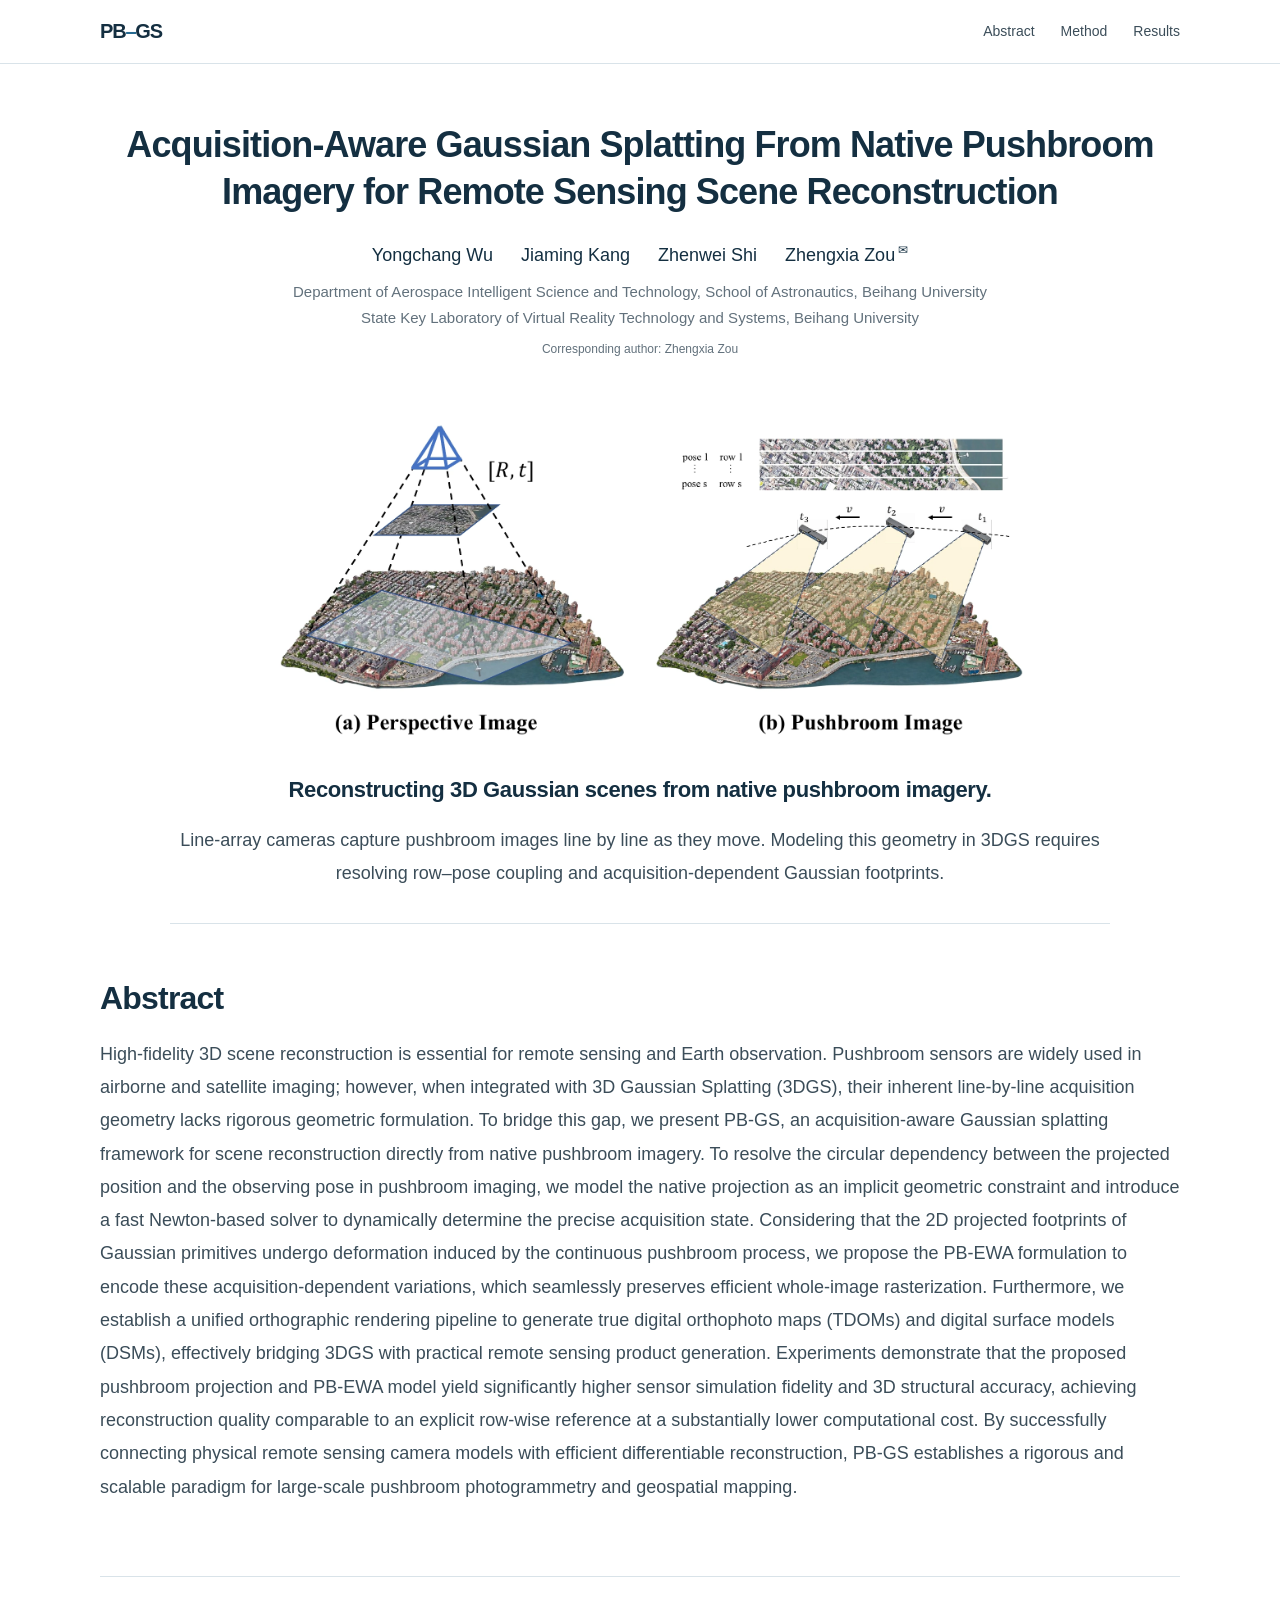
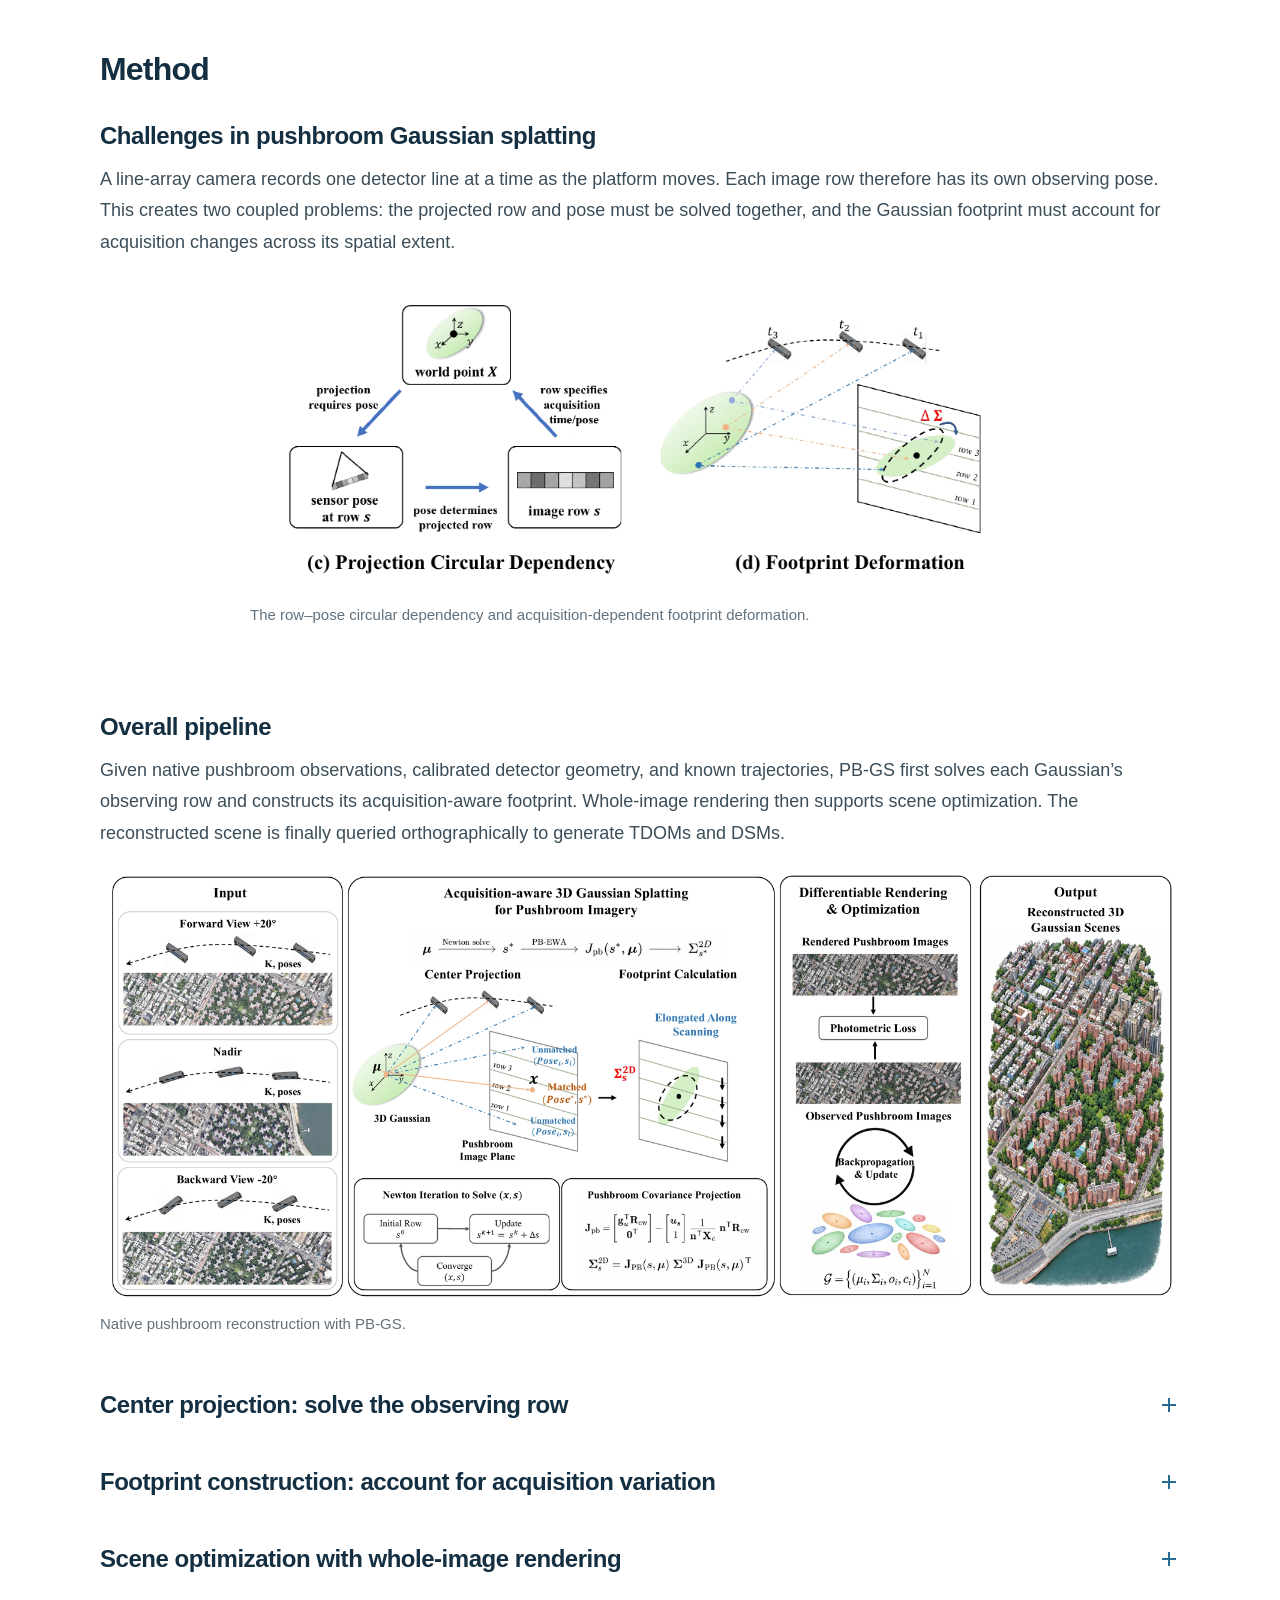
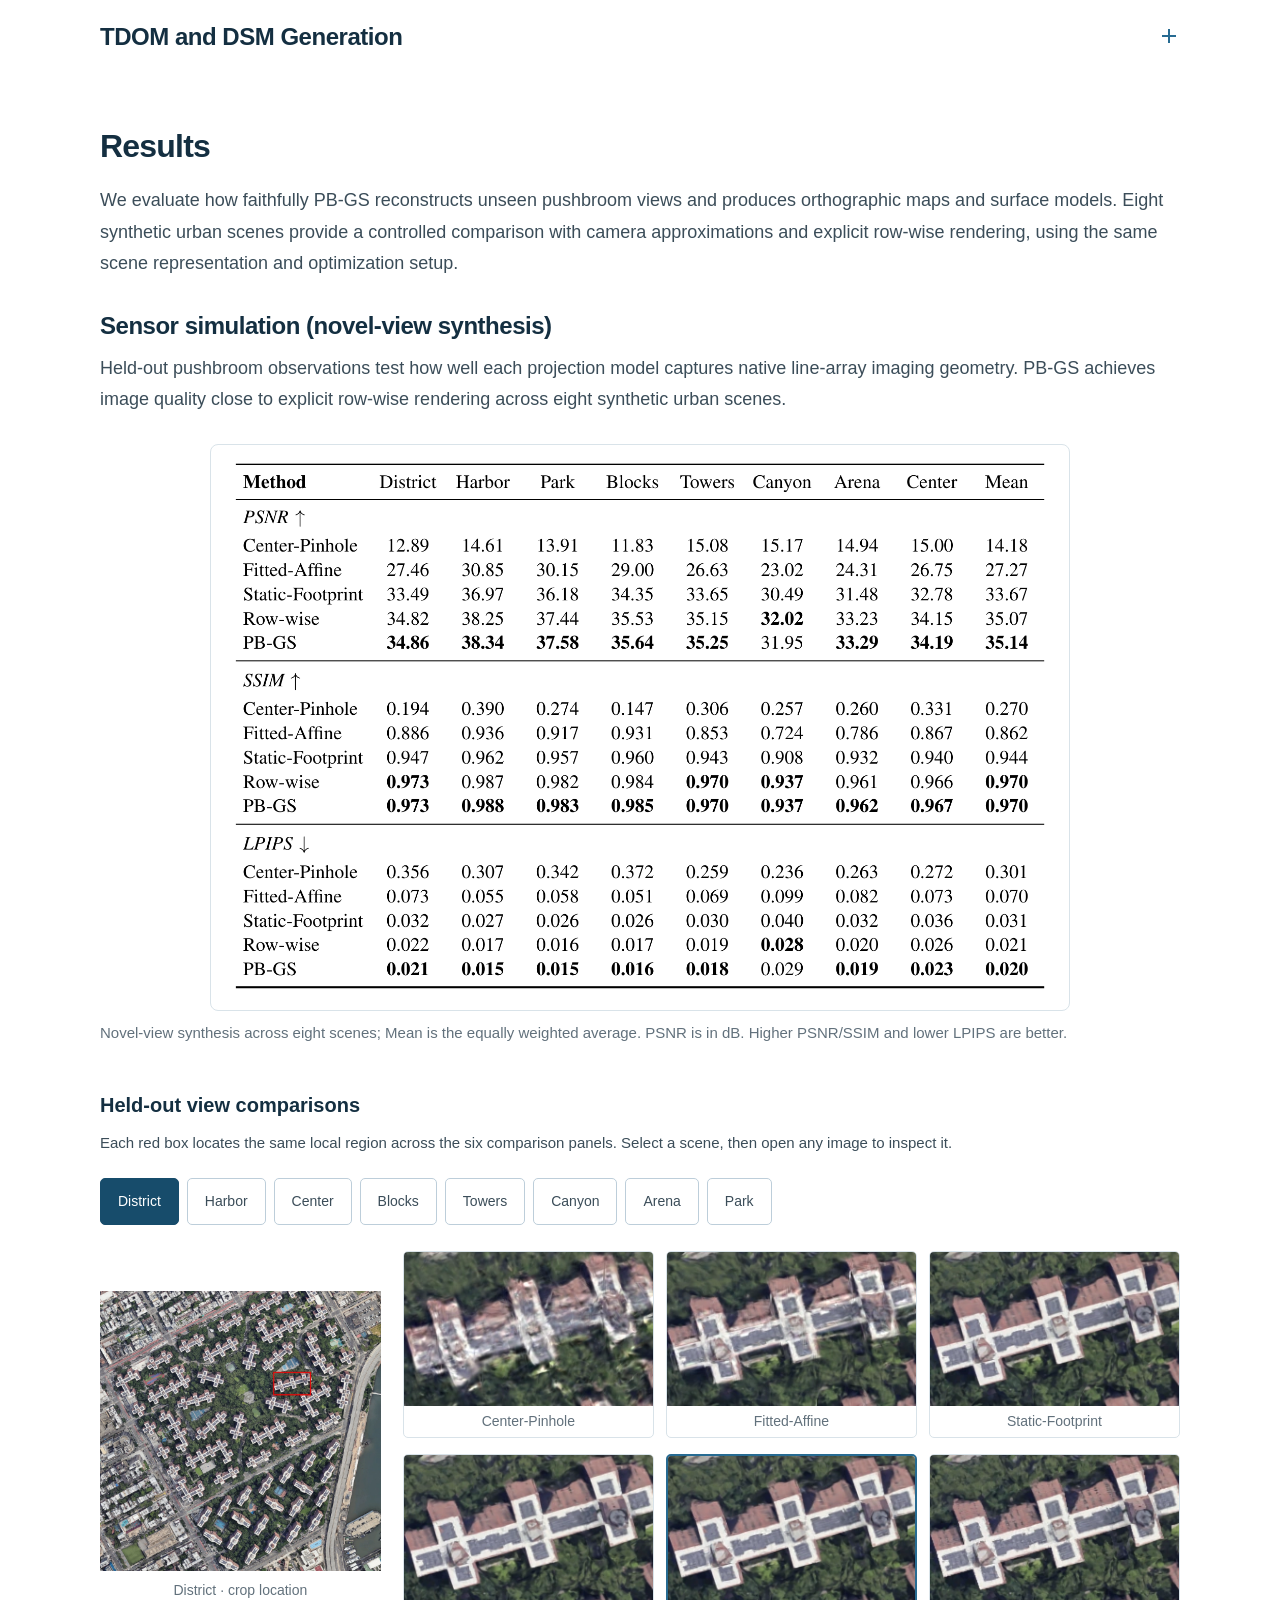
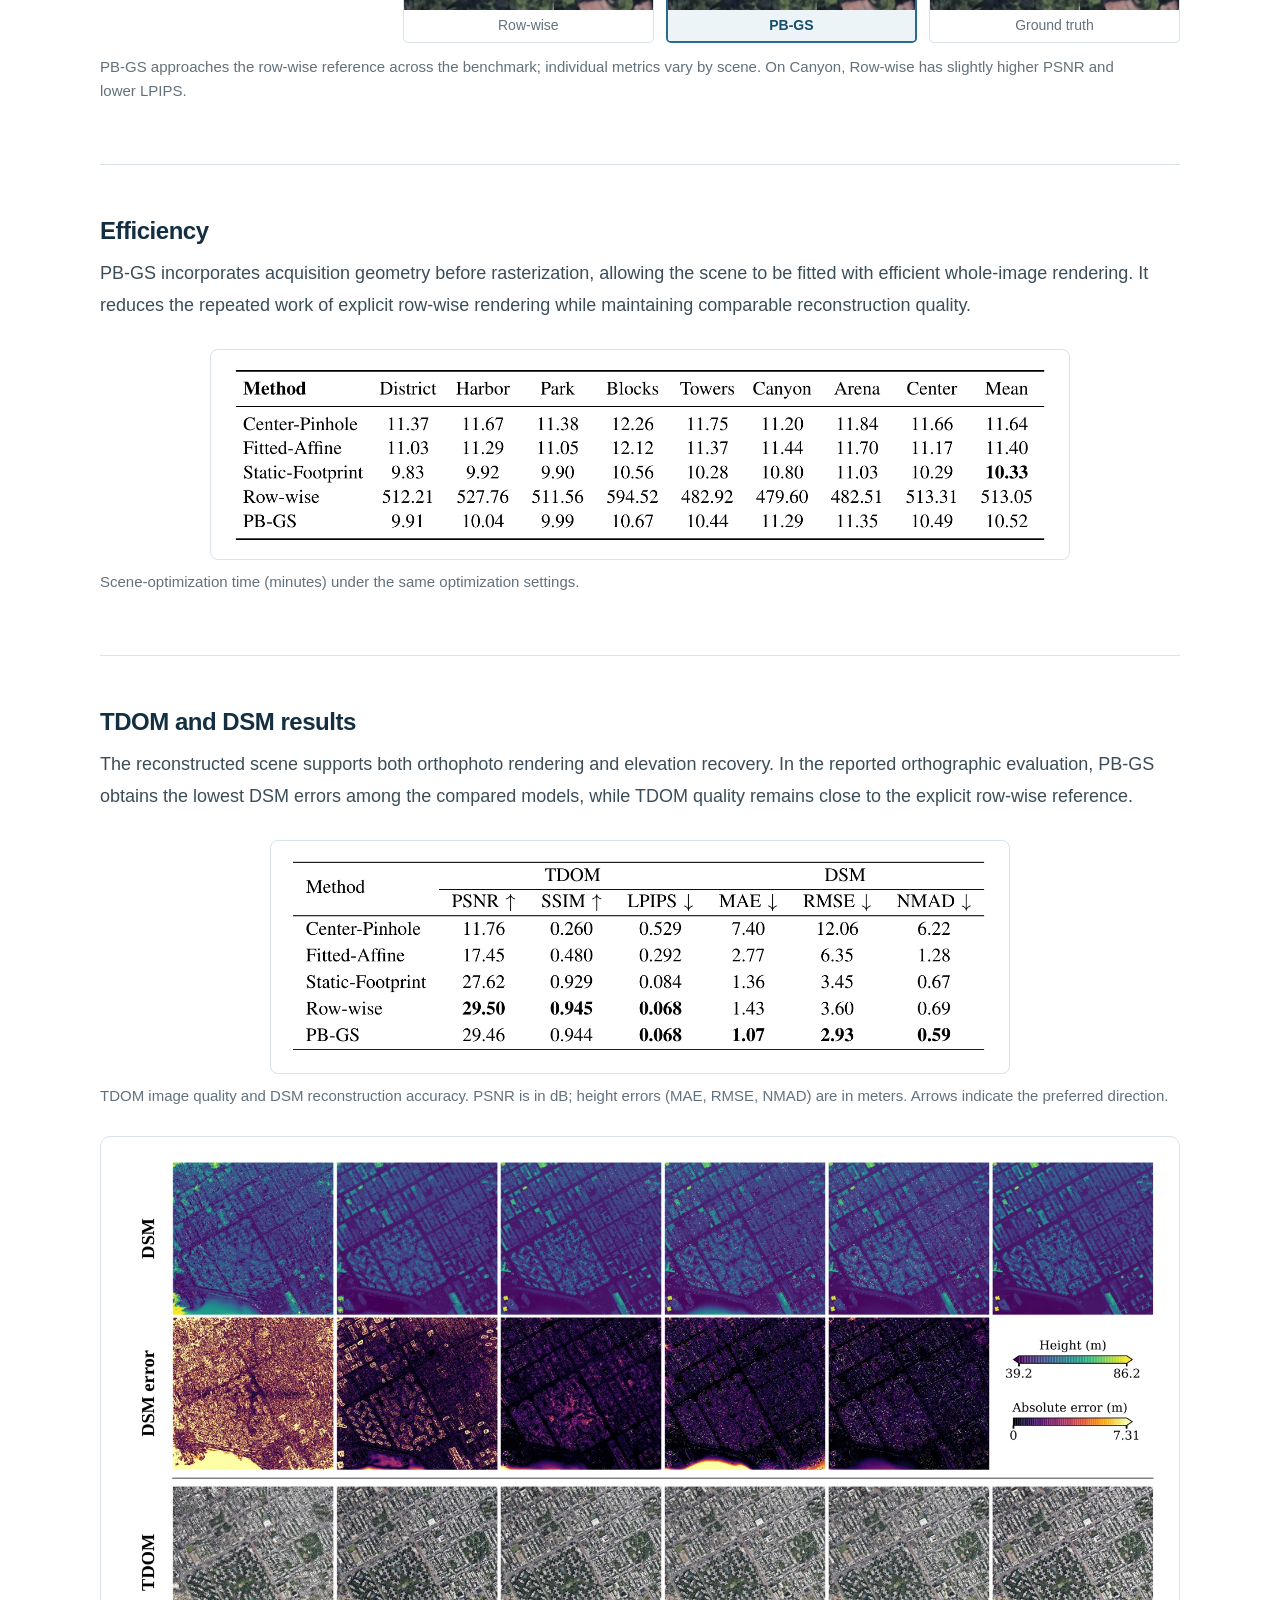
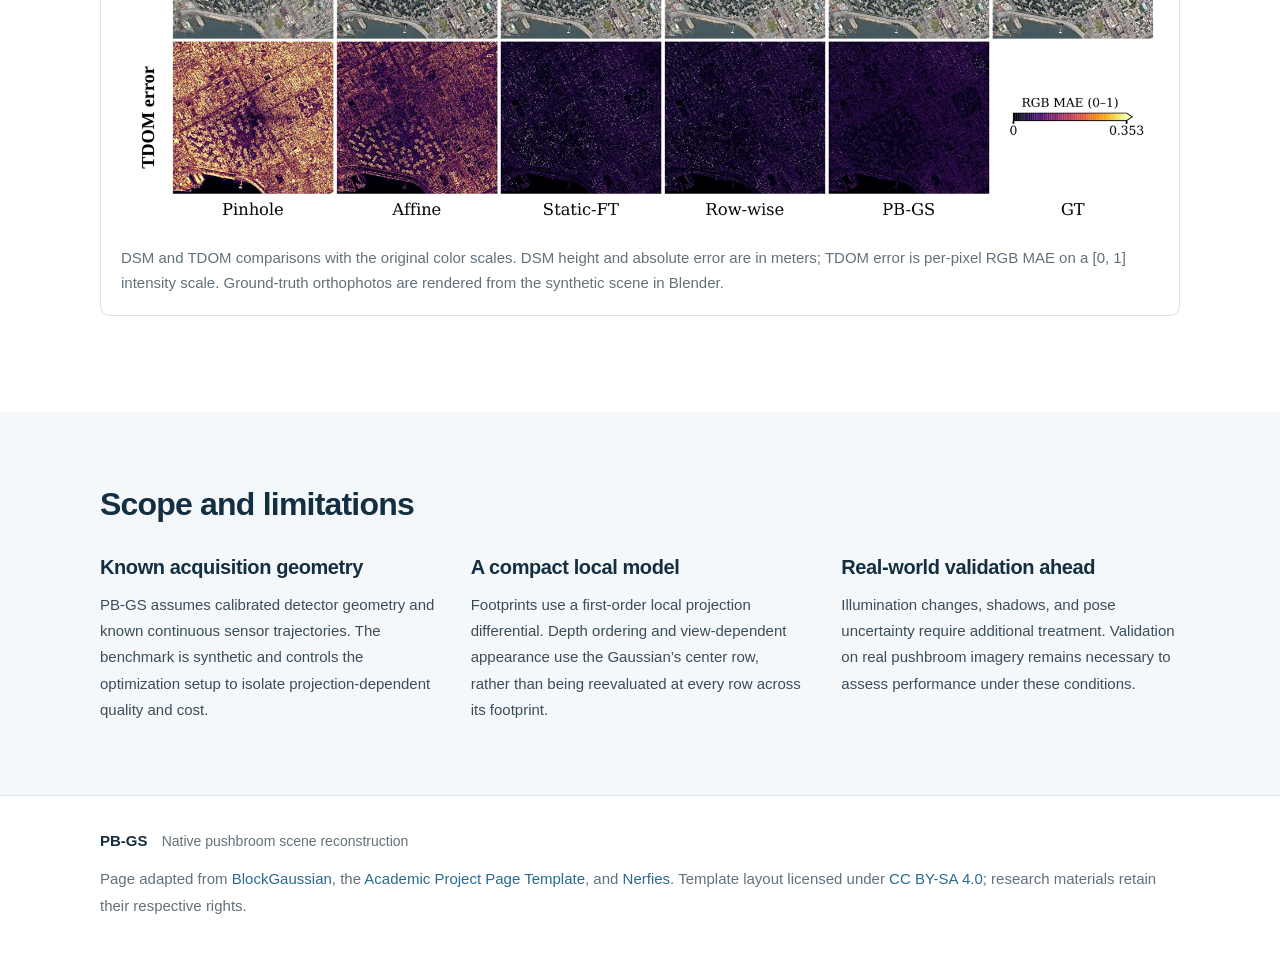
<file: site/index.html>
<!doctype html>
<html lang="en">
<head>
<meta charset="utf-8"><meta name="viewport" content="width=device-width, initial-scale=1">
<meta name="theme-color" content="#174c6b">
<title>Acquisition-Aware Gaussian Splatting From Native Pushbroom Imagery for Remote Sensing Scene Reconstruction</title><meta name="description" content="PB-GS reconstructs Gaussian scenes directly from native pushbroom imagery with acquisition-aware projection and PB-EWA, enabling efficient whole-image rendering and orthographic mapping.">
<meta property="og:type" content="website"><meta property="og:title" content="Acquisition-Aware Gaussian Splatting From Native Pushbroom Imagery for Remote Sensing Scene Reconstruction"><meta property="og:description" content="PB-GS reconstructs Gaussian scenes directly from native pushbroom imagery with acquisition-aware projection and PB-EWA, enabling efficient whole-image rendering and orthographic mapping.">
<meta name="twitter:card" content="summary_large_image"><meta name="twitter:title" content="Acquisition-Aware Gaussian Splatting From Native Pushbroom Imagery for Remote Sensing Scene Reconstruction"><meta name="twitter:description" content="PB-GS reconstructs Gaussian scenes directly from native pushbroom imagery with acquisition-aware projection and PB-EWA, enabling efficient whole-image rendering and orthographic mapping.">
<link rel="icon" href="assets/favicon.svg" type="image/svg+xml"><link rel="stylesheet" href="assets/css/site.css?v=10"><script src="assets/js/site.js" defer></script>
<link rel="canonical" href="https://sunshinewyc.github.io/PB-GS/">
<meta property="og:url" content="https://sunshinewyc.github.io/PB-GS/">
<meta property="og:image" content="https://sunshinewyc.github.io/PB-GS/assets/images/acquisition-teaser.webp">
<meta name="twitter:image" content="https://sunshinewyc.github.io/PB-GS/assets/images/acquisition-teaser.webp">
</head>
<body>
<a class="skip-link" href="#main">Skip to content</a>
<nav class="site-nav" aria-label="Main navigation"><div class="container nav-inner"><a class="wordmark" href="#main">PB<span>–</span>GS</a><div class="nav-links"><a href="#abstract">Abstract</a><a href="#method">Method</a><a href="#results">Results</a></div></div></nav>
<main id="main">
<header class="hero container">
<h1>Acquisition-Aware Gaussian Splatting From Native Pushbroom Imagery for Remote Sensing Scene Reconstruction</h1>
<p class="authors"><span>Yongchang Wu</span><span>Jiaming Kang</span><span>Zhenwei Shi</span><span>Zhengxia Zou<sup>✉</sup></span></p>
<p class="affiliation">Department of Aerospace Intelligent Science and Technology, School of Astronautics, Beihang University</p>
<p class="affiliation">State Key Laboratory of Virtual Reality Technology and Systems, Beihang University</p>
<p class="corresponding">Corresponding author: Zhengxia Zou</p>
<figure class="hero-figure"><img src="assets/images/acquisition-teaser.webp" width="2046" height="851" alt="Perspective imaging uses one pose; pushbroom imaging records successive detector lines along a moving sensor trajectory." class="" fetchpriority="high" decoding="async"></figure>
<p class="hero-statement">Reconstructing 3D Gaussian scenes from native pushbroom imagery.</p>
<p class="hero-description">Line-array cameras capture pushbroom images line by line as they move. Modeling this geometry in 3DGS requires resolving row–pose coupling and acquisition-dependent Gaussian footprints.</p>

</header>

<section id="abstract" class="section container"><h2>Abstract</h2><p class="abstract-copy">High-fidelity 3D scene reconstruction is essential for remote sensing and Earth observation. Pushbroom sensors are widely used in airborne and satellite imaging; however, when integrated with 3D Gaussian Splatting (3DGS), their inherent line-by-line acquisition geometry lacks rigorous geometric formulation. To bridge this gap, we present PB-GS, an acquisition-aware Gaussian splatting framework for scene reconstruction directly from native pushbroom imagery. To resolve the circular dependency between the projected position and the observing pose in pushbroom imaging, we model the native projection as an implicit geometric constraint and introduce a fast Newton-based solver to dynamically determine the precise acquisition state. Considering that the 2D projected footprints of Gaussian primitives undergo deformation induced by the continuous pushbroom process, we propose the PB-EWA formulation to encode these acquisition-dependent variations, which seamlessly preserves efficient whole-image rasterization. Furthermore, we establish a unified orthographic rendering pipeline to generate true digital orthophoto maps (TDOMs) and digital surface models (DSMs), effectively bridging 3DGS with practical remote sensing product generation. Experiments demonstrate that the proposed pushbroom projection and PB-EWA model yield significantly higher sensor simulation fidelity and 3D structural accuracy, achieving reconstruction quality comparable to an explicit row-wise reference at a substantially lower computational cost. By successfully connecting physical remote sensing camera models with efficient differentiable reconstruction, PB-GS establishes a rigorous and scalable paradigm for large-scale pushbroom photogrammetry and geospatial mapping.</p></section>
<hr class="section-divider container">
<section id="method" class="section"><div class="container">
<div class="section-heading"><h2>Method</h2></div>
<div class="method-overview-block" id="challenges"><h3>Challenges in pushbroom Gaussian splatting</h3>
<p>A line-array camera records one detector line at a time as the platform moves. Each image row therefore has its own observing pose. This creates two coupled problems: the projected row and pose must be solved together, and the Gaussian footprint must account for acquisition changes across its spatial extent.</p>
<figure class="challenge-figure"><img src="assets/images/projection-challenges.webp" width="2046" height="783" alt="Circular dependency between image row and sensor pose, and footprint deformation under a moving line-array sensor." loading="lazy" decoding="async"><figcaption>The row–pose circular dependency and acquisition-dependent footprint deformation.</figcaption></figure>
</div>
<div class="method-overview-block" id="pipeline"><h3>Overall pipeline</h3><p>Given native pushbroom observations, calibrated detector geometry, and known trajectories, PB-GS first solves each Gaussian’s observing row and constructs its acquisition-aware footprint. Whole-image rendering then supports scene optimization. The reconstructed scene is finally queried orthographically to generate TDOMs and DSMs.</p>
<figure class="method-figure"><img src="assets/images/method-overview.webp" width="3600" height="1424" alt="Overall PB-GS pipeline: native pushbroom inputs, center projection, footprint calculation, differentiable rendering and scene reconstruction." loading="lazy" decoding="async"><figcaption>Native pushbroom reconstruction with PB-GS.</figcaption></figure></div>
<details class="method-part" id="center-projection"><summary><h3>Center projection: solve the observing row</h3><span class="disclosure-marker" aria-hidden="true"></span></summary>
<div class="method-detail-grid"><figure><img src="assets/images/center-projection.png" width="942" height="795" alt="A Gaussian center is matched to the sensor pose and acquisition row where it lies on the moving scan plane." loading="lazy" decoding="async"><figcaption>The center must lie on the scan plane at its acquisition state.</figcaption></figure>
<div><p>For a Gaussian center μ, the correct row s* is the root of the moving scan-plane constraint h(μ, s*) = 0. The candidate row determines the sensor pose, which in turn determines the residual.</p>
<ol class="method-steps"><li><strong>Evaluate the candidate pose.</strong> Use the continuous trajectory to compute the scan-plane residual and its row derivative.</li><li><strong>Update the acquisition row.</strong> Apply Newton iteration until both the geometric residual and row update are sufficiently small.</li><li><strong>Project the center.</strong> Accept an in-domain solution with positive depth, then compute the cross-track coordinate u and the image row v = s* + ½.</li></ol>
<div class="method-formula" role="math" aria-label="Newton update: s k plus one equals s k minus h of mu and s k divided by the derivative h s.">s<sub>k+1</sub> = s<sub>k</sub> − h(μ, s<sub>k</sub>) / h<sub>s</sub>(μ, s<sub>k</sub>)</div>
</div></div></details>
<details class="method-part" id="footprint-construction"><summary><h3>Footprint construction: account for acquisition variation</h3><span class="disclosure-marker" aria-hidden="true"></span></summary>
<div class="method-detail-grid footprint-grid"><figure class="footprint-diagram"><img class="gaussian-primitive" src="assets/images/gaussian-primitive.svg" width="240" height="240" alt="A 3D Gaussian centered at mu, with local x, y and z axes." loading="lazy" decoding="async"><img src="assets/images/footprint-construction.png" width="573" height="610" alt="A Gaussian footprint elongates along the scanning direction as the observing row changes across its spatial extent." loading="lazy" decoding="async"></figure><div>
<p>A Gaussian spans multiple acquisition rows. PB-EWA captures the resulting pose variation through the acquisition sensitivity s<sub>X</sub> = −h<sub>X</sub> / h<sub>s</sub>, then combines it with the fixed-pose differential J<sub>0</sub>.</p>
<div class="method-formula" role="math" aria-label="The pushbroom Jacobian is J zero plus the column vector u s, one, times the acquisition sensitivity. The projected covariance is J pushbroom Sigma J pushbroom transpose plus epsilon f I two."><span class="formula-line">J<sub>pb</sub> = J<sub>0</sub> + [u<sub>s</sub>, 1]ᵀs<sub>X</sub></span>Σ<sub>2D</sub> = J<sub>pb</sub> Σ J<sub>pb</sub>ᵀ + ε<sub>f</sub>I<sub>2</sub></div>
<p class="formula-note">The full Jacobian propagates the 3D covariance into the 2D footprint. A low-pass term, ε<sub>f</sub> = 0.3 pixel², regularizes it for rasterization.</p>
</div></div></details>
<details class="method-part" id="scene-optimization"><summary><h3>Scene optimization with whole-image rendering</h3><span class="disclosure-marker" aria-hidden="true"></span></summary>
<div class="method-detail-grid optimization-grid"><figure class="optimization-flow" aria-label="Optimization loop: Gaussian scene to rendered image, comparison with the observed image through a photometric loss, then backpropagation to update the scene.">
<div class="optimization-flow-main">
<div class="opt-gaussians"><span class="flow-label">Gaussian scene</span><img src="assets/images/optimization-gaussians.jpg" width="706" height="308" alt="The colored Gaussian primitives used in the scene representation." loading="lazy" decoding="async"></div>
<svg class="opt-forward" viewBox="0 0 28 20" aria-hidden="true"><path d="M1 10H25m-7-6 7 6-7 6"/></svg>
<div class="opt-images"><div><span class="flow-label">Rendered image</span><img src="assets/images/optimization-view.jpg" width="792" height="198" alt="Rendered pushbroom image in the optimization schematic." loading="lazy" decoding="async"></div><div><span class="flow-label">Observed image</span><img src="assets/images/optimization-view.jpg" width="792" height="198" alt="Observed pushbroom image used as the photometric target in the schematic." loading="lazy" decoding="async"></div></div>
<svg class="opt-merge" viewBox="0 0 28 160" preserveAspectRatio="none" aria-hidden="true"><path d="M1 37H12V80H25m-7-6 7 6-7 6M1 123H12V80"/></svg>
<div class="opt-loss"><span class="flow-label">Photometric loss</span><span class="loss-symbol">L<sub>1</sub> &amp; SSIM</span></div>
</div>
<div class="opt-feedback"><svg viewBox="0 0 520 38" preserveAspectRatio="none" aria-hidden="true"><path d="M475 1V22H72V3m-6 7 6-7 6 7"/></svg><span>Backpropagation &amp; update</span></div>
</figure><div>
<p>A shared tile-based rasterizer renders each full pushbroom image. The L1 and SSIM loss updates the Gaussian scene through differentiable projection and rendering, while detector calibration and trajectories remain fixed.</p>
<div class="method-formula loss-formula" role="math" aria-label="The rendered image I hat m is R pushbroom of theta and trajectory m. Theta star minimizes the sum from m equals one to M of ell m, where ell m equals one minus lambda times the L1 loss plus lambda times the SSIM loss between the rendered and observed images.">
<span class="formula-line"><math xmlns="http://www.w3.org/1998/Math/MathML" display="inline" aria-label="I hat subscript m"><msub><mover accent="true"><mi>I</mi><mo stretchy="false">ˆ</mo></mover><mi>m</mi></msub></math> = R<sub>pb</sub>(Θ; T<sub>m</sub>)</span>
<span class="formula-line">Θ* = arg min<sub>Θ</sub> <span class="math-sum"><sup>M</sup><span>∑</span><sub>m = 1</sub></span> ℓ<sub>m</sub></span>
<span class="loss-terms"><span>ℓ<sub>m</sub> = (1 − λ)L<sub>1</sub>(<math xmlns="http://www.w3.org/1998/Math/MathML" display="inline" aria-label="I hat subscript m"><msub><mover accent="true"><mi>I</mi><mo stretchy="false">ˆ</mo></mover><mi>m</mi></msub></math>, I<sub>m</sub>)</span><span>+ λL<sub>SSIM</sub>(<math xmlns="http://www.w3.org/1998/Math/MathML" display="inline" aria-label="I hat subscript m"><msub><mover accent="true"><mi>I</mi><mo stretchy="false">ˆ</mo></mover><mi>m</mi></msub></math>, I<sub>m</sub>)</span></span>
</div>

</div></div></details>
<details class="method-part" id="product-generation"><summary><h3>TDOM and DSM Generation</h3><span class="disclosure-marker" aria-hidden="true"></span></summary>
<div class="method-detail-grid"><figure><img src="assets/images/orthographic-products.webp" width="1763" height="1287" alt="The optimized Gaussian scene is projected orthographically onto a common grid to generate the TDOM and DSM." loading="lazy" decoding="async"></figure><div>
<p>Project the optimized scene onto a north-up orthographic grid. The same normalized compositing weights produce TDOM colors and DSM elevations, with no further scene optimization.</p>
<div class="method-formula product-formula" role="group" aria-label="Orthographic color, elevation, and normalized compositing weights">
<math xmlns="http://www.w3.org/1998/Math/MathML" display="block" aria-label="I hat TDOM of p equals the sum over i of w bar i of p times c i of v o."><mrow>
<msub><mover accent="true"><mi>I</mi><mo stretchy="false">ˆ</mo></mover><mtext>TDOM</mtext></msub><mo stretchy="false">(</mo><mi>p</mi><mo stretchy="false">)</mo><mo>=</mo>
<munder><mo>∑</mo><mi>i</mi></munder><msub><mover accent="true"><mi>w</mi><mo stretchy="true">‾</mo></mover><mi>i</mi></msub><mo stretchy="false">(</mo><mi>p</mi><mo stretchy="false">)</mo><msub><mi>c</mi><mi>i</mi></msub><mo stretchy="false">(</mo><msub><mi>v</mi><mi>o</mi></msub><mo stretchy="false">)</mo>
</mrow></math>
<math xmlns="http://www.w3.org/1998/Math/MathML" display="block" aria-label="z hat DSM of p equals the sum over i of w bar i of p times mu i z."><mrow>
<msub><mover accent="true"><mi>z</mi><mo stretchy="false">ˆ</mo></mover><mtext>DSM</mtext></msub><mo stretchy="false">(</mo><mi>p</mi><mo stretchy="false">)</mo><mo>=</mo>
<munder><mo>∑</mo><mi>i</mi></munder><msub><mover accent="true"><mi>w</mi><mo stretchy="true">‾</mo></mover><mi>i</mi></msub><mo stretchy="false">(</mo><mi>p</mi><mo stretchy="false">)</mo><msub><mi>μ</mi><mrow><mi>i</mi><mo>,</mo><mi>z</mi></mrow></msub>
</mrow></math>
<math xmlns="http://www.w3.org/1998/Math/MathML" display="block" aria-label="w bar i of p equals w i of p divided by the maximum of the sum over j of w j of p and epsilon A."><mrow>
<msub><mover accent="true"><mi>w</mi><mo stretchy="true">‾</mo></mover><mi>i</mi></msub><mo stretchy="false">(</mo><mi>p</mi><mo stretchy="false">)</mo><mo>=</mo>
<mfrac><mrow><msub><mi>w</mi><mi>i</mi></msub><mo stretchy="false">(</mo><mi>p</mi><mo stretchy="false">)</mo></mrow><mrow><mi mathvariant="normal">max</mi><mo stretchy="false">(</mo><munder><mo>∑</mo><mi>j</mi></munder><msub><mi>w</mi><mi>j</mi></msub><mo stretchy="false">(</mo><mi>p</mi><mo stretchy="false">)</mo><mo>,</mo><msub><mi>ε</mi><mi>A</mi></msub><mo stretchy="false">)</mo></mrow></mfrac>
</mrow></math>
</div>

</div></div></details>
</div></section>

<section id="results" class="section container"><div class="section-heading"><h2>Results</h2><p>We evaluate how faithfully PB-GS reconstructs unseen pushbroom views and produces orthographic maps and surface models. Eight synthetic urban scenes provide a controlled comparison with camera approximations and explicit row-wise rendering, using the same scene representation and optimization setup.</p></div>
<div class="results-part" id="sensor-simulation"><h3>Sensor simulation (novel-view synthesis)</h3><p>Held-out pushbroom observations test how well each projection model captures native line-array imaging geometry. PB-GS achieves image quality close to explicit row-wise rendering across eight synthetic urban scenes.</p>
<figure class="paper-table"><div class="paper-table-scroll" role="region" aria-label="PSNR, SSIM, and LPIPS on held-out views for all eight scenes and their mean." tabindex="0"><a href="assets/images/table-ii-nvs.png" data-lightbox><img src="assets/images/table-ii-nvs.png" width="1632" height="1056" alt="PSNR, SSIM, and LPIPS on held-out views for all eight scenes and their mean." loading="lazy" decoding="async"></a></div><figcaption>Novel-view synthesis across eight scenes; Mean is the equally weighted average. PSNR is in dB. Higher PSNR/SSIM and lower LPIPS are better.</figcaption></figure>
<div class="qualitative-heading"><h4>Held-out view comparisons</h4><p>Each red box locates the same local region across the six comparison panels. Select a scene, then open any image to inspect it.</p></div>
<div class="tab-group" data-tabs><div class="scene-tabs" role="tablist" aria-label="Synthetic scene"><button id="tab-district" type="button" role="tab" aria-controls="scene-district" aria-selected="true" tabindex="0">District</button><button id="tab-harbor" type="button" role="tab" aria-controls="scene-harbor" aria-selected="false" tabindex="-1">Harbor</button><button id="tab-center" type="button" role="tab" aria-controls="scene-center" aria-selected="false" tabindex="-1">Center</button><button id="tab-blocks" type="button" role="tab" aria-controls="scene-blocks" aria-selected="false" tabindex="-1">Blocks</button><button id="tab-towers" type="button" role="tab" aria-controls="scene-towers" aria-selected="false" tabindex="-1">Towers</button><button id="tab-canyon" type="button" role="tab" aria-controls="scene-canyon" aria-selected="false" tabindex="-1">Canyon</button><button id="tab-arena" type="button" role="tab" aria-controls="scene-arena" aria-selected="false" tabindex="-1">Arena</button><button id="tab-park" type="button" role="tab" aria-controls="scene-park" aria-selected="false" tabindex="-1">Park</button></div><div id="scene-district" role="tabpanel" aria-labelledby="tab-district">
    <h4 class="scene-name">District</h4>
    <div class="scene-layout"><figure class="scene-context"><a href="assets/images/district-context.webp" data-lightbox aria-label="District: full view with the evaluation crop outlined in red — view image"><img src="assets/images/district-context.webp" width="900" height="900" alt="District: full view with the evaluation crop outlined in red" class="" loading="lazy" decoding="async"></a><figcaption>District · crop location</figcaption></figure><div class="crop-grid"><figure class="method-tile "><a href="assets/images/district-pinhole.webp" data-lightbox aria-label="District: Center-Pinhole crop — view image"><img src="assets/images/district-pinhole.webp" width="264" height="164" alt="District: Center-Pinhole crop" class="" loading="lazy" decoding="async"></a><figcaption>Center-Pinhole</figcaption></figure><figure class="method-tile "><a href="assets/images/district-affine.webp" data-lightbox aria-label="District: Fitted-Affine crop — view image"><img src="assets/images/district-affine.webp" width="264" height="164" alt="District: Fitted-Affine crop" class="" loading="lazy" decoding="async"></a><figcaption>Fitted-Affine</figcaption></figure><figure class="method-tile "><a href="assets/images/district-static.webp" data-lightbox aria-label="District: Static-Footprint crop — view image"><img src="assets/images/district-static.webp" width="264" height="164" alt="District: Static-Footprint crop" class="" loading="lazy" decoding="async"></a><figcaption>Static-Footprint</figcaption></figure><figure class="method-tile "><a href="assets/images/district-rowwise.webp" data-lightbox aria-label="District: Row-wise crop — view image"><img src="assets/images/district-rowwise.webp" width="264" height="164" alt="District: Row-wise crop" class="" loading="lazy" decoding="async"></a><figcaption>Row-wise</figcaption></figure><figure class="method-tile ours"><a href="assets/images/district-pbgs.webp" data-lightbox aria-label="District: PB-GS crop — view image"><img src="assets/images/district-pbgs.webp" width="264" height="164" alt="District: PB-GS crop" class="" loading="lazy" decoding="async"></a><figcaption>PB-GS</figcaption></figure><figure class="method-tile "><a href="assets/images/district-gt.webp" data-lightbox aria-label="District: Ground truth crop — view image"><img src="assets/images/district-gt.webp" width="264" height="164" alt="District: Ground truth crop" class="" loading="lazy" decoding="async"></a><figcaption>Ground truth</figcaption></figure></div></div></div><div id="scene-harbor" role="tabpanel" aria-labelledby="tab-harbor">
    <h4 class="scene-name">Harbor</h4>
    <div class="scene-layout"><figure class="scene-context"><a href="assets/images/harbor-context.webp" data-lightbox aria-label="Harbor: full view with the evaluation crop outlined in red — view image"><img src="assets/images/harbor-context.webp" width="900" height="900" alt="Harbor: full view with the evaluation crop outlined in red" class="" loading="lazy" decoding="async"></a><figcaption>Harbor · crop location</figcaption></figure><div class="crop-grid"><figure class="method-tile "><a href="assets/images/harbor-pinhole.webp" data-lightbox aria-label="Harbor: Center-Pinhole crop — view image"><img src="assets/images/harbor-pinhole.webp" width="254" height="158" alt="Harbor: Center-Pinhole crop" class="" loading="lazy" decoding="async"></a><figcaption>Center-Pinhole</figcaption></figure><figure class="method-tile "><a href="assets/images/harbor-affine.webp" data-lightbox aria-label="Harbor: Fitted-Affine crop — view image"><img src="assets/images/harbor-affine.webp" width="254" height="158" alt="Harbor: Fitted-Affine crop" class="" loading="lazy" decoding="async"></a><figcaption>Fitted-Affine</figcaption></figure><figure class="method-tile "><a href="assets/images/harbor-static.webp" data-lightbox aria-label="Harbor: Static-Footprint crop — view image"><img src="assets/images/harbor-static.webp" width="254" height="158" alt="Harbor: Static-Footprint crop" class="" loading="lazy" decoding="async"></a><figcaption>Static-Footprint</figcaption></figure><figure class="method-tile "><a href="assets/images/harbor-rowwise.webp" data-lightbox aria-label="Harbor: Row-wise crop — view image"><img src="assets/images/harbor-rowwise.webp" width="254" height="158" alt="Harbor: Row-wise crop" class="" loading="lazy" decoding="async"></a><figcaption>Row-wise</figcaption></figure><figure class="method-tile ours"><a href="assets/images/harbor-pbgs.webp" data-lightbox aria-label="Harbor: PB-GS crop — view image"><img src="assets/images/harbor-pbgs.webp" width="254" height="158" alt="Harbor: PB-GS crop" class="" loading="lazy" decoding="async"></a><figcaption>PB-GS</figcaption></figure><figure class="method-tile "><a href="assets/images/harbor-gt.webp" data-lightbox aria-label="Harbor: Ground truth crop — view image"><img src="assets/images/harbor-gt.webp" width="254" height="158" alt="Harbor: Ground truth crop" class="" loading="lazy" decoding="async"></a><figcaption>Ground truth</figcaption></figure></div></div></div><div id="scene-center" role="tabpanel" aria-labelledby="tab-center">
    <h4 class="scene-name">Center</h4>
    <div class="scene-layout"><figure class="scene-context"><a href="assets/images/center-context.webp" data-lightbox aria-label="Center: full view with the evaluation crop outlined in red — view image"><img src="assets/images/center-context.webp" width="900" height="900" alt="Center: full view with the evaluation crop outlined in red" class="" loading="lazy" decoding="async"></a><figcaption>Center · crop location</figcaption></figure><div class="crop-grid"><figure class="method-tile "><a href="assets/images/center-pinhole.webp" data-lightbox aria-label="Center: Center-Pinhole crop — view image"><img src="assets/images/center-pinhole.webp" width="309" height="192" alt="Center: Center-Pinhole crop" class="" loading="lazy" decoding="async"></a><figcaption>Center-Pinhole</figcaption></figure><figure class="method-tile "><a href="assets/images/center-affine.webp" data-lightbox aria-label="Center: Fitted-Affine crop — view image"><img src="assets/images/center-affine.webp" width="309" height="192" alt="Center: Fitted-Affine crop" class="" loading="lazy" decoding="async"></a><figcaption>Fitted-Affine</figcaption></figure><figure class="method-tile "><a href="assets/images/center-static.webp" data-lightbox aria-label="Center: Static-Footprint crop — view image"><img src="assets/images/center-static.webp" width="309" height="192" alt="Center: Static-Footprint crop" class="" loading="lazy" decoding="async"></a><figcaption>Static-Footprint</figcaption></figure><figure class="method-tile "><a href="assets/images/center-rowwise.webp" data-lightbox aria-label="Center: Row-wise crop — view image"><img src="assets/images/center-rowwise.webp" width="309" height="192" alt="Center: Row-wise crop" class="" loading="lazy" decoding="async"></a><figcaption>Row-wise</figcaption></figure><figure class="method-tile ours"><a href="assets/images/center-pbgs.webp" data-lightbox aria-label="Center: PB-GS crop — view image"><img src="assets/images/center-pbgs.webp" width="309" height="192" alt="Center: PB-GS crop" class="" loading="lazy" decoding="async"></a><figcaption>PB-GS</figcaption></figure><figure class="method-tile "><a href="assets/images/center-gt.webp" data-lightbox aria-label="Center: Ground truth crop — view image"><img src="assets/images/center-gt.webp" width="309" height="192" alt="Center: Ground truth crop" class="" loading="lazy" decoding="async"></a><figcaption>Ground truth</figcaption></figure></div></div></div><div id="scene-blocks" role="tabpanel" aria-labelledby="tab-blocks">
    <h4 class="scene-name">Blocks</h4>
    <div class="scene-layout"><figure class="scene-context"><a href="assets/images/blocks-context.webp" data-lightbox aria-label="Blocks: full view with the evaluation crop outlined in red — view image"><img src="assets/images/blocks-context.webp" width="900" height="900" alt="Blocks: full view with the evaluation crop outlined in red" class="" loading="lazy" decoding="async"></a><figcaption>Blocks · crop location</figcaption></figure><div class="crop-grid"><figure class="method-tile "><a href="assets/images/blocks-pinhole.webp" data-lightbox aria-label="Blocks: Center-Pinhole crop — view image"><img src="assets/images/blocks-pinhole.webp" width="167" height="104" alt="Blocks: Center-Pinhole crop" class="" loading="lazy" decoding="async"></a><figcaption>Center-Pinhole</figcaption></figure><figure class="method-tile "><a href="assets/images/blocks-affine.webp" data-lightbox aria-label="Blocks: Fitted-Affine crop — view image"><img src="assets/images/blocks-affine.webp" width="167" height="104" alt="Blocks: Fitted-Affine crop" class="" loading="lazy" decoding="async"></a><figcaption>Fitted-Affine</figcaption></figure><figure class="method-tile "><a href="assets/images/blocks-static.webp" data-lightbox aria-label="Blocks: Static-Footprint crop — view image"><img src="assets/images/blocks-static.webp" width="167" height="104" alt="Blocks: Static-Footprint crop" class="" loading="lazy" decoding="async"></a><figcaption>Static-Footprint</figcaption></figure><figure class="method-tile "><a href="assets/images/blocks-rowwise.webp" data-lightbox aria-label="Blocks: Row-wise crop — view image"><img src="assets/images/blocks-rowwise.webp" width="167" height="104" alt="Blocks: Row-wise crop" class="" loading="lazy" decoding="async"></a><figcaption>Row-wise</figcaption></figure><figure class="method-tile ours"><a href="assets/images/blocks-pbgs.webp" data-lightbox aria-label="Blocks: PB-GS crop — view image"><img src="assets/images/blocks-pbgs.webp" width="167" height="104" alt="Blocks: PB-GS crop" class="" loading="lazy" decoding="async"></a><figcaption>PB-GS</figcaption></figure><figure class="method-tile "><a href="assets/images/blocks-gt.webp" data-lightbox aria-label="Blocks: Ground truth crop — view image"><img src="assets/images/blocks-gt.webp" width="167" height="104" alt="Blocks: Ground truth crop" class="" loading="lazy" decoding="async"></a><figcaption>Ground truth</figcaption></figure></div></div></div><div id="scene-towers" role="tabpanel" aria-labelledby="tab-towers">
    <h4 class="scene-name">Towers</h4>
    <div class="scene-layout"><figure class="scene-context"><a href="assets/images/towers-context.webp" data-lightbox aria-label="Towers: full view with the evaluation crop outlined in red — view image"><img src="assets/images/towers-context.webp" width="900" height="900" alt="Towers: full view with the evaluation crop outlined in red" class="" loading="lazy" decoding="async"></a><figcaption>Towers · crop location</figcaption></figure><div class="crop-grid"><figure class="method-tile "><a href="assets/images/towers-pinhole.webp" data-lightbox aria-label="Towers: Center-Pinhole crop — view image"><img src="assets/images/towers-pinhole.webp" width="299" height="186" alt="Towers: Center-Pinhole crop" class="" loading="lazy" decoding="async"></a><figcaption>Center-Pinhole</figcaption></figure><figure class="method-tile "><a href="assets/images/towers-affine.webp" data-lightbox aria-label="Towers: Fitted-Affine crop — view image"><img src="assets/images/towers-affine.webp" width="299" height="186" alt="Towers: Fitted-Affine crop" class="" loading="lazy" decoding="async"></a><figcaption>Fitted-Affine</figcaption></figure><figure class="method-tile "><a href="assets/images/towers-static.webp" data-lightbox aria-label="Towers: Static-Footprint crop — view image"><img src="assets/images/towers-static.webp" width="299" height="186" alt="Towers: Static-Footprint crop" class="" loading="lazy" decoding="async"></a><figcaption>Static-Footprint</figcaption></figure><figure class="method-tile "><a href="assets/images/towers-rowwise.webp" data-lightbox aria-label="Towers: Row-wise crop — view image"><img src="assets/images/towers-rowwise.webp" width="299" height="186" alt="Towers: Row-wise crop" class="" loading="lazy" decoding="async"></a><figcaption>Row-wise</figcaption></figure><figure class="method-tile ours"><a href="assets/images/towers-pbgs.webp" data-lightbox aria-label="Towers: PB-GS crop — view image"><img src="assets/images/towers-pbgs.webp" width="299" height="186" alt="Towers: PB-GS crop" class="" loading="lazy" decoding="async"></a><figcaption>PB-GS</figcaption></figure><figure class="method-tile "><a href="assets/images/towers-gt.webp" data-lightbox aria-label="Towers: Ground truth crop — view image"><img src="assets/images/towers-gt.webp" width="299" height="186" alt="Towers: Ground truth crop" class="" loading="lazy" decoding="async"></a><figcaption>Ground truth</figcaption></figure></div></div></div><div id="scene-canyon" role="tabpanel" aria-labelledby="tab-canyon">
    <h4 class="scene-name">Canyon</h4>
    <div class="scene-layout"><figure class="scene-context"><a href="assets/images/canyon-context.webp" data-lightbox aria-label="Canyon: full view with the evaluation crop outlined in red — view image"><img src="assets/images/canyon-context.webp" width="900" height="900" alt="Canyon: full view with the evaluation crop outlined in red" class="" loading="lazy" decoding="async"></a><figcaption>Canyon · crop location</figcaption></figure><div class="crop-grid"><figure class="method-tile "><a href="assets/images/canyon-pinhole.webp" data-lightbox aria-label="Canyon: Center-Pinhole crop — view image"><img src="assets/images/canyon-pinhole.webp" width="264" height="164" alt="Canyon: Center-Pinhole crop" class="" loading="lazy" decoding="async"></a><figcaption>Center-Pinhole</figcaption></figure><figure class="method-tile "><a href="assets/images/canyon-affine.webp" data-lightbox aria-label="Canyon: Fitted-Affine crop — view image"><img src="assets/images/canyon-affine.webp" width="264" height="164" alt="Canyon: Fitted-Affine crop" class="" loading="lazy" decoding="async"></a><figcaption>Fitted-Affine</figcaption></figure><figure class="method-tile "><a href="assets/images/canyon-static.webp" data-lightbox aria-label="Canyon: Static-Footprint crop — view image"><img src="assets/images/canyon-static.webp" width="264" height="164" alt="Canyon: Static-Footprint crop" class="" loading="lazy" decoding="async"></a><figcaption>Static-Footprint</figcaption></figure><figure class="method-tile "><a href="assets/images/canyon-rowwise.webp" data-lightbox aria-label="Canyon: Row-wise crop — view image"><img src="assets/images/canyon-rowwise.webp" width="264" height="164" alt="Canyon: Row-wise crop" class="" loading="lazy" decoding="async"></a><figcaption>Row-wise</figcaption></figure><figure class="method-tile ours"><a href="assets/images/canyon-pbgs.webp" data-lightbox aria-label="Canyon: PB-GS crop — view image"><img src="assets/images/canyon-pbgs.webp" width="264" height="164" alt="Canyon: PB-GS crop" class="" loading="lazy" decoding="async"></a><figcaption>PB-GS</figcaption></figure><figure class="method-tile "><a href="assets/images/canyon-gt.webp" data-lightbox aria-label="Canyon: Ground truth crop — view image"><img src="assets/images/canyon-gt.webp" width="264" height="164" alt="Canyon: Ground truth crop" class="" loading="lazy" decoding="async"></a><figcaption>Ground truth</figcaption></figure></div></div></div><div id="scene-arena" role="tabpanel" aria-labelledby="tab-arena">
    <h4 class="scene-name">Arena</h4>
    <div class="scene-layout"><figure class="scene-context"><a href="assets/images/arena-context.webp" data-lightbox aria-label="Arena: full view with the evaluation crop outlined in red — view image"><img src="assets/images/arena-context.webp" width="900" height="900" alt="Arena: full view with the evaluation crop outlined in red" class="" loading="lazy" decoding="async"></a><figcaption>Arena · crop location</figcaption></figure><div class="crop-grid"><figure class="method-tile "><a href="assets/images/arena-pinhole.webp" data-lightbox aria-label="Arena: Center-Pinhole crop — view image"><img src="assets/images/arena-pinhole.webp" width="752" height="467" alt="Arena: Center-Pinhole crop" class="" loading="lazy" decoding="async"></a><figcaption>Center-Pinhole</figcaption></figure><figure class="method-tile "><a href="assets/images/arena-affine.webp" data-lightbox aria-label="Arena: Fitted-Affine crop — view image"><img src="assets/images/arena-affine.webp" width="752" height="467" alt="Arena: Fitted-Affine crop" class="" loading="lazy" decoding="async"></a><figcaption>Fitted-Affine</figcaption></figure><figure class="method-tile "><a href="assets/images/arena-static.webp" data-lightbox aria-label="Arena: Static-Footprint crop — view image"><img src="assets/images/arena-static.webp" width="752" height="467" alt="Arena: Static-Footprint crop" class="" loading="lazy" decoding="async"></a><figcaption>Static-Footprint</figcaption></figure><figure class="method-tile "><a href="assets/images/arena-rowwise.webp" data-lightbox aria-label="Arena: Row-wise crop — view image"><img src="assets/images/arena-rowwise.webp" width="752" height="467" alt="Arena: Row-wise crop" class="" loading="lazy" decoding="async"></a><figcaption>Row-wise</figcaption></figure><figure class="method-tile ours"><a href="assets/images/arena-pbgs.webp" data-lightbox aria-label="Arena: PB-GS crop — view image"><img src="assets/images/arena-pbgs.webp" width="752" height="467" alt="Arena: PB-GS crop" class="" loading="lazy" decoding="async"></a><figcaption>PB-GS</figcaption></figure><figure class="method-tile "><a href="assets/images/arena-gt.webp" data-lightbox aria-label="Arena: Ground truth crop — view image"><img src="assets/images/arena-gt.webp" width="752" height="467" alt="Arena: Ground truth crop" class="" loading="lazy" decoding="async"></a><figcaption>Ground truth</figcaption></figure></div></div></div><div id="scene-park" role="tabpanel" aria-labelledby="tab-park">
    <h4 class="scene-name">Park</h4>
    <div class="scene-layout"><figure class="scene-context"><a href="assets/images/park-context.webp" data-lightbox aria-label="Park: full view with the evaluation crop outlined in red — view image"><img src="assets/images/park-context.webp" width="900" height="900" alt="Park: full view with the evaluation crop outlined in red" class="" loading="lazy" decoding="async"></a><figcaption>Park · crop location</figcaption></figure><div class="crop-grid"><figure class="method-tile "><a href="assets/images/park-pinhole.webp" data-lightbox aria-label="Park: Center-Pinhole crop — view image"><img src="assets/images/park-pinhole.webp" width="216" height="134" alt="Park: Center-Pinhole crop" class="" loading="lazy" decoding="async"></a><figcaption>Center-Pinhole</figcaption></figure><figure class="method-tile "><a href="assets/images/park-affine.webp" data-lightbox aria-label="Park: Fitted-Affine crop — view image"><img src="assets/images/park-affine.webp" width="216" height="134" alt="Park: Fitted-Affine crop" class="" loading="lazy" decoding="async"></a><figcaption>Fitted-Affine</figcaption></figure><figure class="method-tile "><a href="assets/images/park-static.webp" data-lightbox aria-label="Park: Static-Footprint crop — view image"><img src="assets/images/park-static.webp" width="216" height="134" alt="Park: Static-Footprint crop" class="" loading="lazy" decoding="async"></a><figcaption>Static-Footprint</figcaption></figure><figure class="method-tile "><a href="assets/images/park-rowwise.webp" data-lightbox aria-label="Park: Row-wise crop — view image"><img src="assets/images/park-rowwise.webp" width="216" height="134" alt="Park: Row-wise crop" class="" loading="lazy" decoding="async"></a><figcaption>Row-wise</figcaption></figure><figure class="method-tile ours"><a href="assets/images/park-pbgs.webp" data-lightbox aria-label="Park: PB-GS crop — view image"><img src="assets/images/park-pbgs.webp" width="216" height="134" alt="Park: PB-GS crop" class="" loading="lazy" decoding="async"></a><figcaption>PB-GS</figcaption></figure><figure class="method-tile "><a href="assets/images/park-gt.webp" data-lightbox aria-label="Park: Ground truth crop — view image"><img src="assets/images/park-gt.webp" width="216" height="134" alt="Park: Ground truth crop" class="" loading="lazy" decoding="async"></a><figcaption>Ground truth</figcaption></figure></div></div></div></div>
<p class="source-note">PB-GS approaches the row-wise reference across the benchmark; individual metrics vary by scene. On Canyon, Row-wise has slightly higher PSNR and lower LPIPS.</p>
</div>
<div class="results-part" id="efficiency"><h3>Efficiency</h3><p>PB-GS incorporates acquisition geometry before rasterization, allowing the scene to be fitted with efficient whole-image rendering. It reduces the repeated work of explicit row-wise rendering while maintaining comparable reconstruction quality.</p>

<figure class="paper-table"><div class="paper-table-scroll" role="region" aria-label="Scene-optimization time in minutes across eight scenes and their mean." tabindex="0"><a href="assets/images/table-iii-time.png" data-lightbox><img src="assets/images/table-iii-time.png" width="1632" height="356" alt="Scene-optimization time in minutes across eight scenes and their mean." loading="lazy" decoding="async"></a></div><figcaption>Scene-optimization time (minutes) under the same optimization settings.</figcaption></figure>

</div>
<div class="results-part" id="orthographic-results"><h3>TDOM and DSM results</h3><p>The reconstructed scene supports both orthophoto rendering and elevation recovery. In the reported orthographic evaluation, PB-GS obtains the lowest DSM errors among the compared models, while TDOM quality remains close to the explicit row-wise reference.</p>
<figure class="paper-table"><div class="paper-table-scroll" role="region" aria-label="TDOM PSNR, SSIM and LPIPS, and DSM MAE, RMSE and NMAD in meters." tabindex="0"><a href="assets/images/table-iv-mapping.png" data-lightbox><img src="assets/images/table-iv-mapping.png" width="1393" height="399" alt="TDOM PSNR, SSIM and LPIPS, and DSM MAE, RMSE and NMAD in meters." loading="lazy" decoding="async"></a></div><figcaption>TDOM image quality and DSM reconstruction accuracy. PSNR is in dB; height errors (MAE, RMSE, NMAD) are in meters. Arrows indicate the preferred direction.</figcaption></figure>
<figure class="mapping-figure"><a href="assets/images/mapping-comparison.webp" data-lightbox aria-label="DSM height, absolute height error, TDOM appearance, and RGB error for five projection models and ground truth. — view image"><img src="assets/images/mapping-comparison-preview.webp" width="1800" height="1173" alt="DSM height, absolute height error, TDOM appearance, and RGB error for five projection models and ground truth." class="" loading="lazy" decoding="async"></a><figcaption>DSM and TDOM comparisons with the original color scales. DSM height and absolute error are in meters; TDOM error is per-pixel RGB MAE on a [0, 1] intensity scale. Ground-truth orthophotos are rendered from the synthetic scene in Blender.</figcaption></figure>
</div></section>
<section id="scope" class="section section-tint"><div class="container"><h2>Scope and limitations</h2>
<div class="scope-grid"><article><h3>Known acquisition geometry</h3><p>PB-GS assumes calibrated detector geometry and known continuous sensor trajectories. The benchmark is synthetic and controls the optimization setup to isolate projection-dependent quality and cost.</p></article><article><h3>A compact local model</h3><p>Footprints use a first-order local projection differential. Depth ordering and view-dependent appearance use the Gaussian’s center row, rather than being reevaluated at every row across its footprint.</p></article><article><h3>Real-world validation ahead</h3><p>Illumination changes, shadows, and pose uncertainty require additional treatment. Validation on real pushbroom imagery remains necessary to assess performance under these conditions.</p></article></div>
</div></section>
</main>
<footer class="footer"><div class="container"><p class="footer-mark">PB-GS <span>Native pushbroom scene reconstruction</span></p><p>Page adapted from <a href="https://sunshinewyc.github.io/BlockGaussian/">BlockGaussian</a>, the <a href="https://github.com/eliahuhorwitz/Academic-project-page-template">Academic Project Page Template</a>, and <a href="https://nerfies.github.io/">Nerfies</a>. Template layout licensed under <a href="https://creativecommons.org/licenses/by-sa/4.0/">CC BY-SA 4.0</a>; research materials retain their respective rights.</p></div></footer>
<dialog id="figure-dialog" aria-labelledby="figure-title"><div class="dialog-toolbar"><p id="figure-title">Figure</p><div><button class="button button-outline" type="button" data-zoom aria-pressed="false">Actual size</button><a class="button button-outline" data-original target="_blank" rel="noopener">Open image</a><button class="button" type="button" data-close>Close</button></div></div><div class="dialog-image-area"><img alt=""></div></dialog>
<noscript><style>.scene-tabs{display:none}[role="tabpanel"][hidden]{display:block!important}.scene-name{display:block}[role="tabpanel"]{margin-top:36px}</style></noscript>
</body></html>
</file>
<file: site/assets/css/site.css>
/* Shared type tokens and content boundaries. Template attribution in page footer. */
:root{--ink:#142f41;--text:#3b4d59;--muted:#62717c;--accent:#276b92;--accent-dark:#174c6b;--line:#d9e3e9;--tint:#f5f8fa;--font-sans:"Segoe UI",Arial,sans-serif;--font-mono:Consolas,monospace;--type-title:2.25rem;--type-section:2rem;--type-subsection:1.5rem;--type-body:1.125rem;--type-lead:1.375rem;--type-note:.9375rem;--type-control:.875rem;--type-label:.75rem}
*{box-sizing:border-box}html{scroll-behavior:smooth;scroll-padding-top:95px}body{margin:0;background:white;color:var(--text);font-family:var(--font-sans);font-size:var(--type-body);line-height:1.75;-webkit-font-smoothing:antialiased}[hidden]{display:none!important}h1,h2,h3,h4,p,figure{margin:0}h1,h2,h3,h4{color:var(--ink);line-height:1.3;text-wrap:balance;overflow-wrap:anywhere}h1{font-size:var(--type-title);font-weight:650;letter-spacing:-.025em}h2{font-size:var(--type-section);letter-spacing:-.025em;margin-bottom:18px}h3{font-size:var(--type-subsection);letter-spacing:-.02em;margin-bottom:12px}p{text-wrap:pretty;overflow-wrap:anywhere}p+p{margin-top:18px}a{color:var(--accent);text-decoration:none}a:hover{text-decoration:underline}button{font:inherit;cursor:pointer}img{display:block;max-width:100%;height:auto}button,a,summary,[tabindex]{-webkit-tap-highlight-color:transparent}:focus-visible{outline:3px solid #b77214;outline-offset:4px}.container{width:min(1080px,calc(100% - 64px));margin-inline:auto}.section{padding-block:72px}.section-tint{background:var(--tint)}.section-heading{margin-bottom:30px}.eyebrow{font-size:var(--type-label);font-weight:700;letter-spacing:.16em;text-transform:uppercase;color:var(--accent);margin-bottom:12px}.skip-link{position:fixed;top:-80px;left:16px;z-index:100;background:white;padding:10px}.skip-link:focus{top:10px}
.site-nav{position:sticky;top:0;z-index:20;background:#fffffff5;border-bottom:1px solid var(--line);backdrop-filter:blur(8px)}.nav-inner{display:flex;align-items:center;justify-content:space-between;gap:24px;padding-block:14px}.wordmark{color:var(--ink);font-weight:750;letter-spacing:-.06em;font-size:1.25rem;white-space:nowrap}.wordmark span{color:var(--accent)}.nav-links{display:flex;gap:26px;font-size:var(--type-control)}.nav-links a{color:var(--text)}.nav-links a:hover{color:var(--accent)}
.hero{text-align:center;padding-block:58px 0}.hero .eyebrow{margin-bottom:20px}.hero h1{max-width:1030px;margin:auto}.authors{display:flex;flex-wrap:wrap;justify-content:center;gap:8px 28px;margin-top:24px;color:var(--ink)}sup{font-size:.65em;margin-left:3px}.affiliation{font-size:var(--type-note);line-height:1.6;color:var(--muted);margin-top:9px}.affiliation+.affiliation{margin-top:2px}.corresponding{font-size:var(--type-label);color:var(--muted);margin-top:9px}.hero-figure{margin-top:36px;margin-bottom:22px}.hero-figure img{width:100%}.hero-statement{font-size:var(--type-lead);font-weight:600;color:var(--ink);line-height:1.4;letter-spacing:-.018em}.hero-description{max-width:850px;margin:14px auto 32px}.highlights{display:grid;grid-template-columns:repeat(3,minmax(0,1fr));text-align:left;border-block:1px solid var(--line);padding-block:26px}.highlights article{padding-inline:26px}.highlights article:first-child{padding-left:0}.highlights article:last-child{padding-right:0}.highlights article+article{border-left:1px solid var(--line)}.highlights h3{font-size:1.25rem;margin-block:9px}.highlights p{font-size:var(--type-note);line-height:1.65}.step-label{font-size:var(--type-label);text-transform:uppercase;letter-spacing:.12em;color:var(--accent);font-weight:700}
figure{margin-block:24px}figcaption,.source-note,.status{font-size:var(--type-note);line-height:1.65;color:var(--muted);margin-top:12px}figure a[data-lightbox]{display:block;cursor:zoom-in}figure a[data-lightbox]:hover img{filter:brightness(.98)}.status:empty{margin:0}.challenge-figure{max-width:780px;margin:34px auto 42px}.challenge-figure img,.method-figure img{width:100%;background:white}.challenge-figure figcaption{max-width:100%}.method-figure{background:white;padding:18px;border:1px solid var(--line);border-radius:10px}.three-column{display:grid;grid-template-columns:repeat(3,minmax(0,1fr));gap:32px;margin-block:36px}.three-column h3{margin-top:10px}.three-column p{font-size:var(--type-note)}details{background:white;border:1px solid var(--line);border-radius:8px;margin-top:22px}summary{padding:17px 22px;font-weight:600;font-size:var(--type-note);color:var(--ink);cursor:pointer}.details-body{padding:2px 22px 22px;font-size:var(--type-note)}.equation{max-width:100%;overflow-x:auto;text-align:center;padding:22px 10px;font-family:Georgia,"Times New Roman",serif;font-size:1.2rem;color:var(--ink);background:var(--tint);border-radius:6px;margin-block:18px;white-space:nowrap}.equation span{display:block;margin-top:10px}.inline-math{font-family:Georgia,"Times New Roman",serif;color:var(--ink)}
.result-callout{display:grid;grid-template-columns:250px 1fr;gap:32px;align-items:center;background:#edf4f8;border:1px solid #d4e2eb;border-radius:10px;padding:30px 36px;margin-block:30px}.result-callout>div>strong{font-size:3.25rem;line-height:1.15;letter-spacing:-.045em;color:var(--accent-dark);font-weight:650}.result-callout>div>strong span{font-size:.7em;margin-left:3px}.result-callout>div p{font-size:var(--type-note);line-height:1.4;margin-top:8px}.result-callout>p{font-size:var(--type-note);margin:0}.table-scroll{max-width:100%;overflow-x:auto;margin-block:26px;border:1px solid var(--line);border-radius:8px;background:white}table{width:100%;border-collapse:collapse;font-size:var(--type-note);font-variant-numeric:tabular-nums;white-space:nowrap}caption{padding:15px 18px;text-align:left;white-space:normal;background:white;color:var(--muted);font-size:var(--type-note)}th,td{padding:12px 17px;text-align:right;border-top:1px solid var(--line)}th:first-child{text-align:left}thead{background:#edf3f6;color:var(--ink)}thead th{font-weight:600}thead tr:first-child th[colspan]{text-align:center}tbody th{font-weight:500}tbody .ours{background:#eaf3f9;color:var(--accent-dark);font-weight:650}tbody .ours th{font-weight:700}.qualitative-heading{margin-top:46px}.qualitative-heading p{font-size:var(--type-note)}.tab-group{margin-top:22px}.scene-tabs{display:flex;flex-wrap:wrap;gap:8px;margin-bottom:26px}.scene-tabs button{font-size:var(--type-control);padding:10px 17px;border:1px solid #bdceda;border-radius:5px;background:white;color:var(--text);min-height:44px}.scene-tabs button:hover{border-color:var(--accent);color:var(--accent-dark)}.scene-tabs [aria-selected=true]{background:var(--accent-dark);color:white;border-color:var(--accent-dark)}.scene-tabs [aria-selected=true]:hover{color:white}.scene-name{display:none}.scene-layout{display:grid;grid-template-columns:26% 1fr;gap:22px;align-items:center}.scene-context,.method-tile{margin:0;min-width:0}.scene-context img{width:100%;aspect-ratio:1;object-fit:contain}.scene-context figcaption{text-align:center;font-size:var(--type-control);margin-top:8px}.crop-grid{display:grid;grid-template-columns:repeat(3,minmax(0,1fr));gap:16px 12px}.method-tile{background:white;overflow:hidden;border:1px solid var(--line);border-radius:5px}.method-tile img{width:100%;aspect-ratio:1.61;object-fit:contain}.method-tile figcaption{font-size:var(--type-control);text-align:center;margin:0;padding:5px 3px;line-height:1.5}.method-tile.ours{border:2px solid var(--accent)}.method-tile.ours figcaption{color:var(--accent-dark);font-weight:700;background:#edf4f8}
.mapping-intro{display:grid;grid-template-columns:1.05fr 1fr;gap:36px;align-items:center}.mapping-intro figure{margin-top:0}.mapping-intro p{font-size:var(--type-note)}.mapping-figure{padding:20px;background:white;border:1px solid var(--line);border-radius:10px}.mapping-figure img{width:100%}.scope-grid{display:grid;grid-template-columns:repeat(3,minmax(0,1fr));gap:32px;margin-top:28px}.scope-grid h3{font-size:1.25rem}.scope-grid p{font-size:var(--type-note)}.footer{border-top:1px solid var(--line);padding-block:32px 40px;font-size:var(--type-note);color:var(--muted)}.footer-mark{color:var(--ink);font-weight:700;margin-bottom:12px}.footer-mark span{font-weight:400;color:var(--muted);margin-left:10px;font-size:var(--type-control)}.footer p+p{margin-top:0}
.button{display:inline-flex;align-items:center;justify-content:center;background:var(--accent-dark);color:white;border:1px solid var(--accent-dark);border-radius:5px;padding:9px 15px;font-size:var(--type-control);line-height:1.5;min-height:44px}.button:hover{text-decoration:none;filter:brightness(.95)}.button-outline{background:white;color:var(--accent-dark);border-color:#bdcdd8}dialog{border:0;border-radius:10px;padding:0;width:min(1440px,94vw);max-width:none;max-height:94vh;color:var(--text);box-shadow:0 20px 100px #0005}dialog::backdrop{background:#102332ce}.dialog-toolbar{display:flex;align-items:center;justify-content:space-between;gap:20px;padding:16px 20px;border-bottom:1px solid var(--line)}.dialog-toolbar p{font-size:var(--type-note);min-width:0}.dialog-toolbar>div{display:flex;flex-shrink:0;gap:8px}.dialog-image-area{height:76vh;overflow:auto;display:flex;align-items:center;justify-content:center;padding:16px;background:#f5f7f9}.dialog-image-area img{max-width:100%;max-height:100%;object-fit:contain;width:auto;height:auto}.dialog-image-area.is-zoomed{display:block}.dialog-image-area.is-zoomed img{max-width:none;max-height:none}
@media(min-width:1600px){.container{width:min(1120px,calc(100% - 80px))}}
@media(max-width:1100px){:root{--type-title:2rem}.nav-links{gap:22px}.highlights article{padding-inline:20px}}
@media(max-width:800px){:root{--type-section:1.875rem;--type-subsection:1.375rem;--type-lead:1.25rem}.container{width:calc(100% - 40px)}.hero{padding-top:38px}.section{padding-block:54px}.nav-inner{gap:16px}.nav-links{gap:17px}.three-column,.scope-grid{gap:22px}.result-callout{grid-template-columns:190px 1fr;padding:24px;gap:20px}.scene-layout{grid-template-columns:25% 1fr;gap:14px}.crop-grid{gap:10px}.method-tile figcaption{font-size:.75rem}.mapping-intro{grid-template-columns:1fr;gap:4px}.mapping-intro figure{max-width:600px;margin-inline:auto}.mapping-intro>div{margin-bottom:12px}}
@media(max-width:640px){.three-column,.highlights,.scope-grid{grid-template-columns:1fr}.highlights{padding-block:8px}.highlights article,.highlights article:first-child,.highlights article:last-child{padding:18px 0}.highlights article+article{border-left:0;border-top:1px solid var(--line)}.three-column{gap:24px}.three-column p,.scope-grid p{font-size:var(--type-body)}.result-callout{grid-template-columns:1fr;gap:18px}.result-callout>div{display:flex;gap:20px;align-items:center}.result-callout>div p{max-width:140px;margin:0}.scene-layout{grid-template-columns:1fr;gap:20px}.scene-context{max-width:210px;margin-inline:auto}.crop-grid{grid-template-columns:repeat(2,minmax(0,1fr));gap:12px}.method-tile figcaption{font-size:var(--type-control)}.mapping-figure{padding:10px}.method-figure{padding:10px}.authors{column-gap:20px}}
@media(max-width:540px){:root{--type-title:1.75rem;--type-section:1.625rem;--type-subsection:1.3125rem;--type-body:1.0625rem;--type-note:.875rem;--type-control:.8125rem}.container{width:calc(100% - 32px)}.section{padding-block:42px}.hero{padding-top:30px}.hero .eyebrow{font-size:.6875rem}.hero h1{line-height:1.3}.nav-inner{display:block;padding-block:9px}.wordmark{font-size:1.125rem}.nav-links{justify-content:space-between;gap:9px;margin-top:5px}.hero-figure{margin-top:26px}.hero-statement{font-size:1.25rem}.hero-description{margin-bottom:24px}.authors{gap:4px 18px;font-size:1rem;margin-top:20px}.corresponding{font-size:.6875rem}.highlights h3,.scope-grid h3{font-size:var(--type-subsection)}.result-callout{padding:22px}.result-callout>div>strong{font-size:3rem}.scene-tabs{gap:7px}.scene-tabs button{padding:9px 13px}.challenge-figure{margin-block:26px}.three-column{margin-top:28px}.dialog-toolbar{flex-direction:column;align-items:stretch;gap:10px;padding:12px}.dialog-toolbar>div{justify-content:flex-end;flex-wrap:wrap}.dialog-image-area{height:65vh;padding:8px}.button{padding:8px 12px}.footer-mark span{display:block;margin:4px 0 0}th,td{padding:10px 13px}.equation{font-size:1.04rem}.details-body{padding-inline:16px}summary{padding:15px 16px}}
@media(prefers-reduced-motion:reduce){html{scroll-behavior:auto}}
@media print{.site-nav,.scene-tabs,dialog{display:none}.container{width:100%}.section{padding-block:24px}[role=tabpanel][hidden]{display:block!important}.scene-name{display:block}.scene-layout{break-inside:avoid;margin-top:20px}details{break-inside:avoid}}
/* Revised paper structure: abstract, method overview + four parts, unified results. */
.hero .eyebrow{letter-spacing:.115em}.hero-statement{padding-block:8px 32px;border-bottom:1px solid var(--line)}
#abstract{padding-top:54px}.abstract-copy{line-height:1.85}
.method-overview-block+.method-overview-block{border-top:1px solid var(--line);margin-top:42px;padding-top:42px}
.method-part{margin-top:52px;padding-top:46px;border-top:1px solid var(--line)}
.method-detail-grid{display:grid;grid-template-columns:minmax(0,1fr) minmax(0,1fr);gap:40px;align-items:center;margin-top:24px}
.method-detail-grid>figure{margin:0}.method-detail-grid>figure>img{width:100%;background:white;border-radius:8px}
.method-detail-grid>div{min-width:0}.method-detail-grid p,.method-steps{font-size:var(--type-note)}
.method-steps{padding-left:22px;margin-block:20px}.method-steps li{padding-left:4px}.method-steps li+li{margin-top:14px}.method-steps strong{color:var(--ink)}
.method-formula{max-width:100%;padding:20px 14px;margin-top:22px;background:#edf3f7;border:1px solid #dbe5ed;border-radius:6px;color:var(--ink);font-family:Georgia,"Times New Roman",serif;text-align:center;overflow-x:auto;white-space:nowrap;font-size:1.15rem}
.footprint-panels{display:grid;grid-template-columns:644fr 560fr 684fr;gap:14px;align-items:start;margin-block:30px}.footprint-panels figure{min-width:0;margin:0}.footprint-panels img{width:100%;border-radius:7px}.footprint-panels figcaption{text-align:center;margin-top:9px;font-size:var(--type-control)}
.footprint-explanation{display:grid;grid-template-columns:1fr 1fr;gap:32px}.footprint-explanation p{font-size:var(--type-note);margin:0}
.optimization-grid{grid-template-columns:minmax(0,1fr) minmax(0,.95fr)}
.results-part+.results-part{border-top:1px solid var(--line);margin-top:60px;padding-top:50px}.qualitative-heading h4{font-size:1.25rem;margin-bottom:12px}
.paper-table{margin-block:28px}.paper-table-scroll{overflow-x:auto;max-width:100%;background:white;border:1px solid var(--line);border-radius:8px}.paper-table-scroll a{display:block;min-width:880px;padding:14px;cursor:zoom-in}.paper-table-scroll img{width:100%;max-width:none}.paper-table figcaption{margin-top:10px}
@media(max-width:800px){.method-detail-grid{gap:24px}.method-formula{font-size:1rem}.method-part{padding-top:36px;margin-top:42px}.footprint-panels{gap:8px}}
@media(max-width:640px){.method-detail-grid,.optimization-grid,.footprint-explanation{grid-template-columns:1fr;gap:24px}.method-detail-grid figure{max-width:480px;margin-inline:auto}.method-detail-grid p,.method-steps,.footprint-explanation p{font-size:var(--type-body)}.optimization-grid>figure{grid-row:1}.footprint-panels{grid-template-columns:1fr;gap:26px;max-width:460px;margin-inline:auto}.footprint-panels img{max-width:100%;margin-inline:auto}.footprint-panels figcaption{font-size:var(--type-note)}.method-formula{font-size:.975rem}.paper-table-scroll a{padding:12px}.results-part+.results-part{padding-top:38px;margin-top:44px}}
@media(max-width:540px){#abstract{padding-top:40px}.hero-statement{padding-bottom:26px}.method-overview-block+.method-overview-block{padding-top:30px;margin-top:30px}.method-detail-grid{margin-top:20px}.method-formula{padding-inline:10px}.hero .eyebrow{max-width:330px;margin-inline:auto;line-height:1.8;letter-spacing:.10em}}
.footprint-panels{grid-template-columns:644fr 684fr;gap:26px}
@media(max-width:640px){.footprint-panels{grid-template-columns:1fr}}
.method-formula .formula-line{display:block;margin-bottom:10px}
/* Detail panels: source schematics on the left, compact explanations on the right. */
.footprint-grid>figure{width:100%;max-width:390px;margin-inline:auto}
.optimization-grid{grid-template-columns:minmax(0,1fr) minmax(0,1fr)}
.optimization-grid>figure>img{width:auto;max-height:540px;margin-inline:auto;border:0;border-radius:0}
.footprint-grid>figure>img{border-radius:0}
.method-detail-grid .formula-note{font-size:var(--type-note);color:var(--muted);margin-top:16px;line-height:1.65}
.loss-terms{display:flex;flex-wrap:wrap;justify-content:center;gap:2px 5px}
.math-sum{display:inline-grid;vertical-align:middle;line-height:1;justify-items:center;margin-inline:5px}
.math-sum>span{font-size:1.6em;line-height:1.1}
.math-sum>sup,.math-sum>sub{font-size:.65em;position:static;margin:0;line-height:1.2}
.loss-formula{line-height:1.9}
@media(max-width:900px){.method-detail-grid{grid-template-columns:1fr;gap:24px}.method-detail-grid>figure{max-width:520px;margin-inline:auto}.footprint-grid>figure{max-width:350px}.optimization-grid>figure>img{max-height:490px}.method-detail-grid>div{width:100%}.method-formula{font-size:1.075rem}}
@media(max-width:540px){.method-formula{font-size:.975rem}.product-formula{font-size:.94rem}.optimization-grid>figure>img{max-height:480px}.footprint-grid>figure{max-width:300px}}
/* Reader-facing refinements: white method canvas, readable detail copy. */
.hero-figure{max-width:840px;margin-inline:auto}
.hero-statement{padding-bottom:0;border-bottom:0}
.hero-description{max-width:940px;margin:18px auto 0;padding-bottom:34px;border-bottom:1px solid var(--line);line-height:1.8}
.method-detail-grid p,.method-steps,.method-detail-grid .formula-note{font-size:var(--type-body)}
#efficiency .result-callout>p,#efficiency .result-callout>div p,#efficiency .source-note{font-size:var(--type-body)}
.footprint-grid>figure.footprint-diagram{display:grid;grid-template-columns:36% 64%;align-items:center;gap:0;width:100%;max-width:520px}
.footprint-diagram>img.gaussian-primitive{width:100%;margin-top:54px;border-radius:0;background:none}
.footprint-diagram>img{border-radius:0}
.optimization-grid>figure.optimization-flow{width:100%;max-width:560px;margin:0 auto}
.optimization-flow-main{display:grid;grid-template-columns:minmax(0,1.05fr) 28px minmax(0,1.2fr) 28px minmax(0,.85fr);align-items:center;gap:6px}
.optimization-flow .flow-label{display:block;color:var(--ink);font-size:var(--type-note);font-weight:600;line-height:1.35;text-align:center}
.opt-gaussians{align-self:start;padding-top:9px}.opt-gaussians img{width:100%;margin-top:12px}
.opt-images{display:grid;gap:20px}.opt-images img{width:100%;margin-top:8px}
.optimization-flow svg{overflow:visible;display:block;width:100%;fill:none;stroke:var(--ink);stroke-width:1.7;stroke-linecap:round;stroke-linejoin:round}
.opt-forward{align-self:start;margin-top:46px}.opt-merge{height:160px}
.opt-loss{padding:16px 6px;border:1px solid #a9bbc6;border-radius:6px;text-align:center;line-height:1.4}
.loss-symbol{display:block;font-family:Georgia,'Times New Roman',serif;color:var(--ink);font-size:var(--type-note);margin-top:9px;white-space:nowrap}
.opt-feedback{margin-top:10px;color:var(--muted);font-size:var(--type-note);line-height:1.5;text-align:center}.opt-feedback svg{height:38px}.opt-feedback span{display:block}
@media(max-width:540px){.hero-description{text-align:left;margin-top:16px;padding-bottom:26px}.optimization-flow-main{grid-template-columns:minmax(0,1fr) 15px minmax(0,1.25fr) 15px minmax(0,.95fr);gap:3px}.optimization-flow .flow-label,.loss-symbol,.opt-feedback{font-size:var(--type-control)}.opt-loss{padding:12px 3px}.opt-gaussians{padding-top:6px}.opt-images{gap:22px}.footprint-diagram>img.gaussian-primitive{margin-top:32px}}
#method{background:#fff}
.optimization-flow .flow-label{overflow-wrap:anywhere}
@media(max-width:540px){.optimization-flow-main{grid-template-columns:minmax(0,1fr) 15px minmax(0,1.2fr) 15px minmax(0,1.15fr)}}
/* Method disclosure sections and more compact original table images. */
.section-divider{height:0;border:0;border-top:1px solid var(--line);margin-block:0}
.method-overview-block+.method-overview-block{border-top:0}
details.method-part{padding:0;margin:10px 0 0;border:0;border-radius:0;background:transparent}
#pipeline+details.method-part{margin-top:34px}
.method-part>summary{display:flex;align-items:center;gap:24px;min-height:64px;padding:18px 0;list-style:none;border:0;background:transparent;cursor:pointer}
.method-part>summary::-webkit-details-marker{display:none}
.method-part>summary>h3{flex:1;margin:0;font-size:var(--type-subsection);font-weight:650;text-wrap:initial}
.method-part>summary:hover>h3{color:var(--accent)}
.disclosure-marker{position:relative;flex:0 0 22px;width:22px;height:22px;color:var(--accent)}
.disclosure-marker::before,.disclosure-marker::after{content:"";position:absolute;left:4px;right:4px;top:10px;height:2px;background:currentColor}
.disclosure-marker::after{transform:rotate(90deg)}
.method-part[open]>summary .disclosure-marker::after{display:none}
.method-part>.method-detail-grid{margin-top:14px;margin-bottom:34px}
.paper-table-scroll{max-width:860px;margin-inline:auto}
.paper-table-scroll a{min-width:720px}
#orthographic-results .paper-table-scroll{max-width:740px}
#orthographic-results .paper-table-scroll a{min-width:620px}
@media(max-width:540px){.method-part>summary{gap:16px;padding-block:16px}.disclosure-marker{flex-basis:20px}.method-part>.method-detail-grid{margin-top:12px;margin-bottom:26px}}
#method .method-figure{border:0;border-radius:0;padding:0}
/* Stable mathematical accents and a smaller center-projection illustration. */
#center-projection .method-detail-grid>figure{width:84%;max-width:420px;margin-inline:auto}
.product-formula{display:grid;gap:20px;padding:22px 10px;white-space:normal;font-family:"Cambria Math",math;font-size:1.18rem}
.product-formula math{font-family:"Cambria Math",math;font-size:inherit;margin:0;justify-self:center;max-width:100%}
@media(max-width:540px){.product-formula{font-size:1.02rem;gap:18px}}
/* Keep the Method-to-Results transition compact in both disclosure states. */
#method{padding-bottom:28px}
#results{padding-top:28px}
#product-generation>.method-detail-grid{margin-bottom:0}
@media(max-width:540px){#method{padding-bottom:20px}#results{padding-top:20px}}

/* Use a true mathematical hat for the rendered-image symbol. */
.loss-formula math{font-family:"Cambria Math",math;font-size:inherit}
</file>
